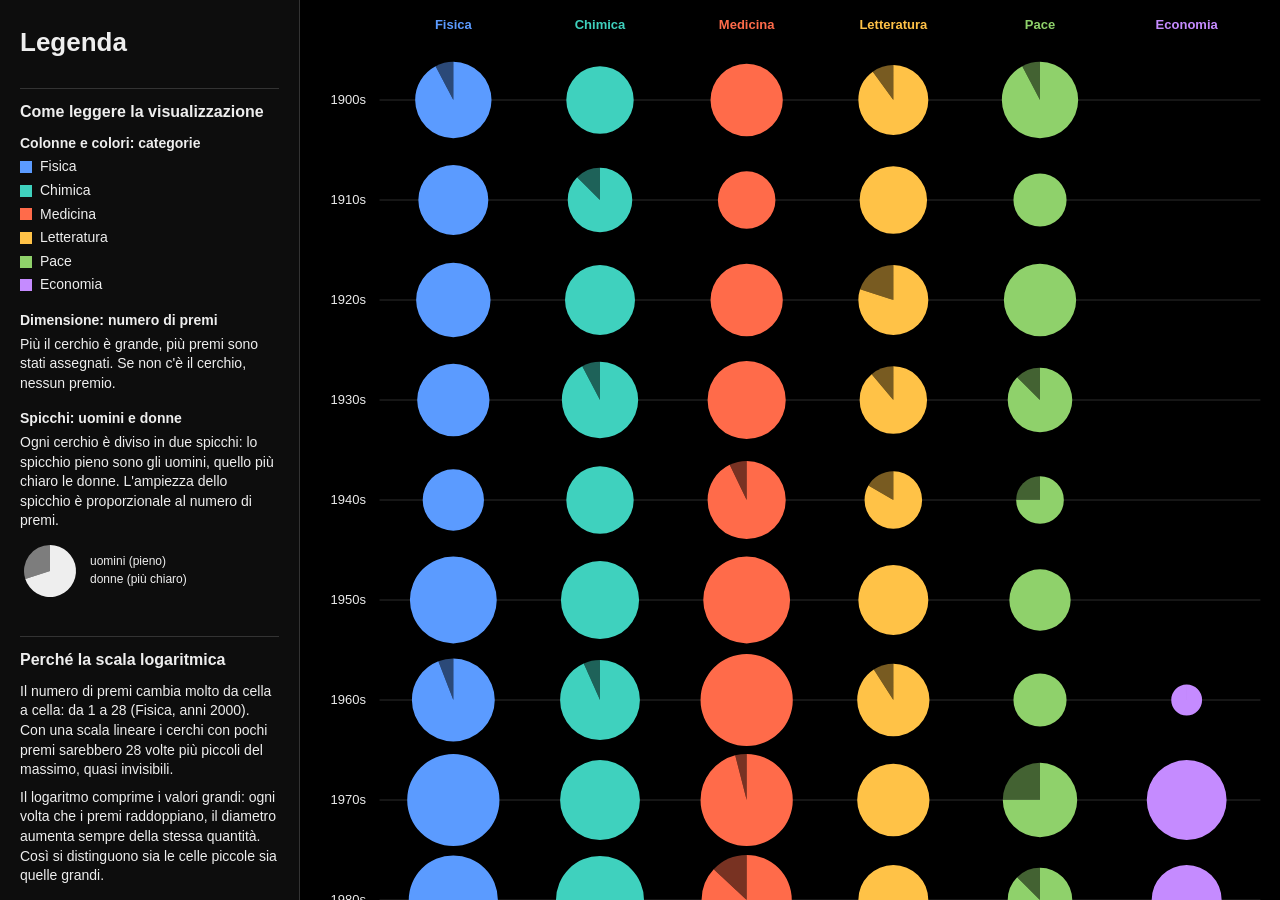
<file: index.html>
<!DOCTYPE html>
<html lang="en">
  <head>
    <meta charset="utf-8" />
    <meta name="viewport" content="width=device-width, initial-scale=1.0">

    <title>Sketch</title>

    <link rel="stylesheet" type="text/css" href="style.css">

    <script src="libraries/p5.min.js"></script>
    <script src="libraries/p5.sound.min.js"></script>
  </head>

  <body>
<!-- Fascia laterale sinistra: titolo e legenda -->
<aside id="legenda">
 
  <h1>Legenda</h1>

  <h2>Come leggere la visualizzazione</h2>


  <div class="voce">
    <h3>Colonne e colori: categorie</h3>
    <ul class="categorie">
      <li><span class="quadrato" style="background:#5B9BFF"></span>Fisica</li>
      <li><span class="quadrato" style="background:#3FD1BE"></span>Chimica</li>
      <li><span class="quadrato" style="background:#FF6B4A"></span>Medicina</li>
      <li><span class="quadrato" style="background:#FFC247"></span>Letteratura</li>
      <li><span class="quadrato" style="background:#8FD16B"></span>Pace</li>
      <li><span class="quadrato" style="background:#C58BFF"></span>Economia</li>
    </ul>
  </div>


  <div class="voce">
    <h3>Dimensione: numero di premi</h3>
    <p>
      Più il cerchio è grande, più premi sono stati assegnati. Se non c'è il cerchio, nessun premio.
    </p>
  </div>


  <div class="voce">
    <h3>Spicchi: uomini e donne</h3>
    <p>
      Ogni cerchio è diviso in due spicchi: lo spicchio pieno sono gli uomini,
      quello più chiaro le donne. L'ampiezza dello spicchio è proporzionale
      al numero di premi.
    </p>
    <svg width="220" height="64" viewBox="0 0 220 64">
      <path d="M30,32 L30,6 A26,26 0 1 1 5.27,40.03 Z" fill="#EEE" />
      <path d="M30,32 L5.27,40.03 A26,26 0 0 1 30,6 Z" fill="#EEE" fill-opacity="0.5" />
      <text fill="#EEE" x="70" y="26" font-size="12">uomini (pieno)</text>
      <text fill="#EEE" x="70" y="44" font-size="12">donne (più chiaro)</text>
    </svg>
  </div>

  <h2>Perché la scala logaritmica</h2>
  <p>
    Il numero di premi cambia molto da cella a cella: da 1 a 28 (Fisica,
    anni 2000). Con una scala lineare i cerchi con pochi premi sarebbero
    28 volte più piccoli del massimo, quasi invisibili.
  </p>
  <p>
    Il logaritmo comprime i valori grandi: ogni volta che i premi
    raddoppiano, il diametro aumenta sempre della stessa quantità.
    Così si distinguono sia le celle piccole sia quelle grandi.
  </p>

  <h2>Nota sui dati</h2>
  <p>
    Sono esclusi i premi assegnati a organizzazioni (31, quasi tutti per la Pace).
  </p>
</aside>

<!-- Parte destra -->
<main id="area-glifi"></main>
<script src="sketch.js"></script>
  </body>
</html>
</file>
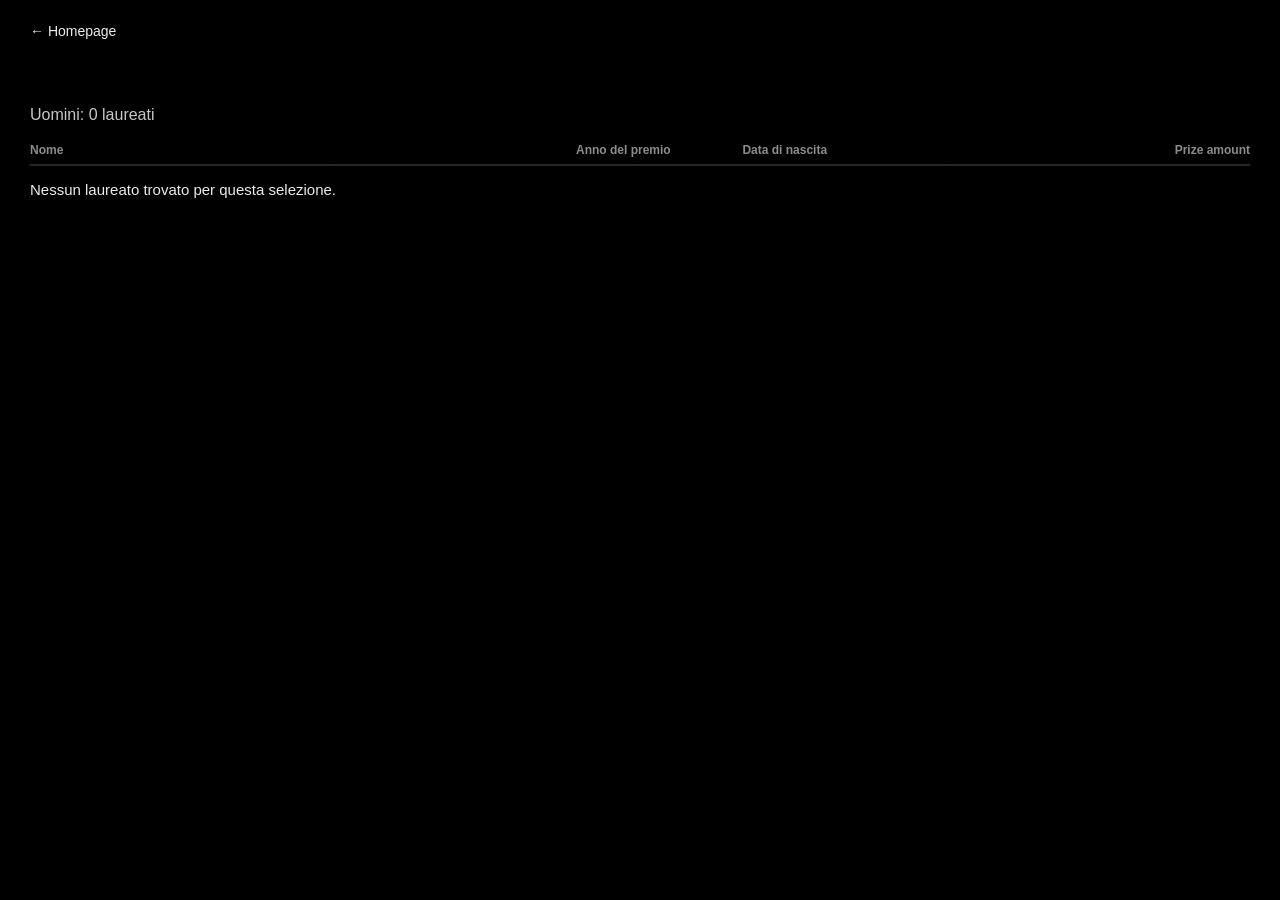
<file: detail.html>
<!DOCTYPE html>
<html lang="en">
  <head>
    <meta charset="utf-8" />
    <meta name="viewport" content="width=device-width, initial-scale=1.0">

    <title>Visualizzazione di dettagliio</title>

    <link rel="stylesheet" type="text/css" href="style.css">

    <script src="libraries/p5.min.js"></script>
    <script src="libraries/p5.sound.min.js"></script>
  </head>

  <body>
    <script src="detailSketch.js"></script>
  </body>
</html>
</file>
<file: style.css>
html, body {
  margin: 0;
  padding: 0;
  height: 100%;
}

body {
  display: flex;
  font-family: Helvetica, Arial, sans-serif;
  color: #EEE;
  background: #000;
}

canvas {
  display: block;
}

/* Fascia laterale sinistra */
#legenda {
  width: 300px;
  min-width: 300px;
  height: 100%;
  box-sizing: border-box;
  padding: 24px 20px;
  overflow-y: auto;
  background: #0D0D0D;
  border-right: 1px solid #333;
  font-size: 14px;
  line-height: 1.4;
}

#legenda h1 {
  font-size: 26px;
  margin: 0 0 12px 0;
}

#legenda h2 {
  font-size: 16px;
  margin: 28px 0 10px 0;
  padding-top: 12px;
  border-top: 1px solid #333;
}

#legenda h3 {
  font-size: 14px;
  margin: 0 0 4px 0;
}

#legenda p {
  margin: 0 0 8px 0;
}

.voce {
  margin-bottom: 16px;
}

/* Elenco delle categorie con il quadratino colorato */
.categorie {
  list-style: none;
  margin: 4px 0 0 0;
  padding: 0;
}

.categorie li {
  display: flex;
  align-items: center;
  margin-bottom: 4px;
}

.quadrato {
  display: inline-block;
  width: 12px;
  height: 12px;
  margin-right: 8px;
}

/* Parte destra: area con scroll verticale */
#area-glifi {
  flex: 1;
  height: 100%;
  overflow-y: scroll;
  overflow-x: hidden;
  background: #000;
}
</file>
